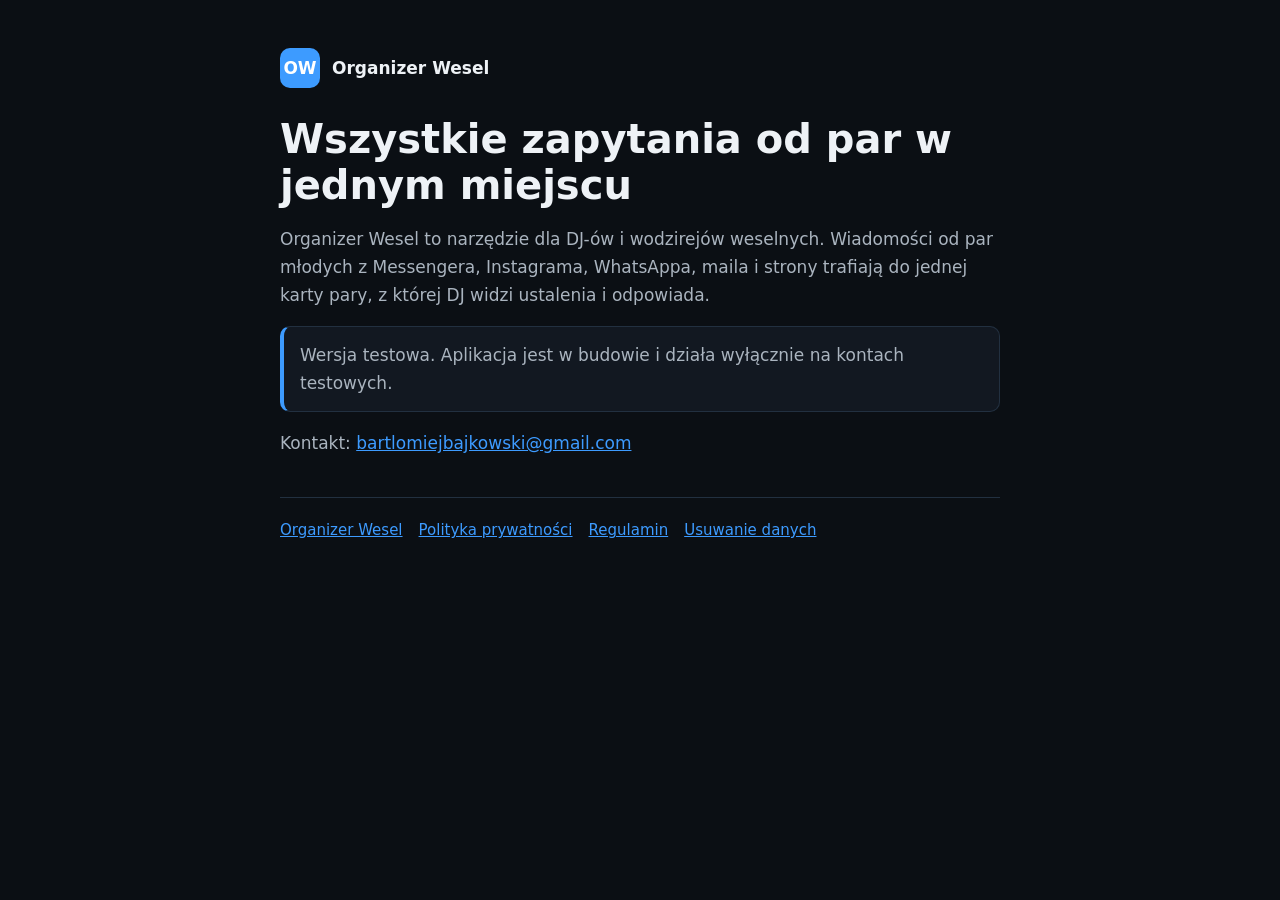
<file: index.html>
<!doctype html><html lang="pl"><head><meta charset="utf-8"><meta name="viewport" content="width=device-width,initial-scale=1"><link rel="stylesheet" href="styl.css"><title>Organizer Wesel</title><meta name="description" content="Jedno miejsce na zapytania od par młodych dla DJ-ów i wodzirejów."></head><body><main><header><div class="logo">OW</div><strong>Organizer Wesel</strong></header>
<h1>Wszystkie zapytania od par w jednym miejscu</h1>
<p>Organizer Wesel to narzędzie dla DJ-ów i wodzirejów weselnych. Wiadomości od par młodych z Messengera, Instagrama, WhatsAppa, maila i strony trafiają do jednej karty pary, z której DJ widzi ustalenia i odpowiada.</p>
<p class="note">Wersja testowa. Aplikacja jest w budowie i działa wyłącznie na kontach testowych.</p>
<p>Kontakt: <a href="mailto:bartlomiejbajkowski@gmail.com">bartlomiejbajkowski@gmail.com</a></p><nav><a href="index.html">Organizer Wesel</a><a href="polityka-prywatnosci.html">Polityka prywatności</a><a href="regulamin.html">Regulamin</a><a href="usuwanie-danych.html">Usuwanie danych</a></nav></main></body></html>
</file>
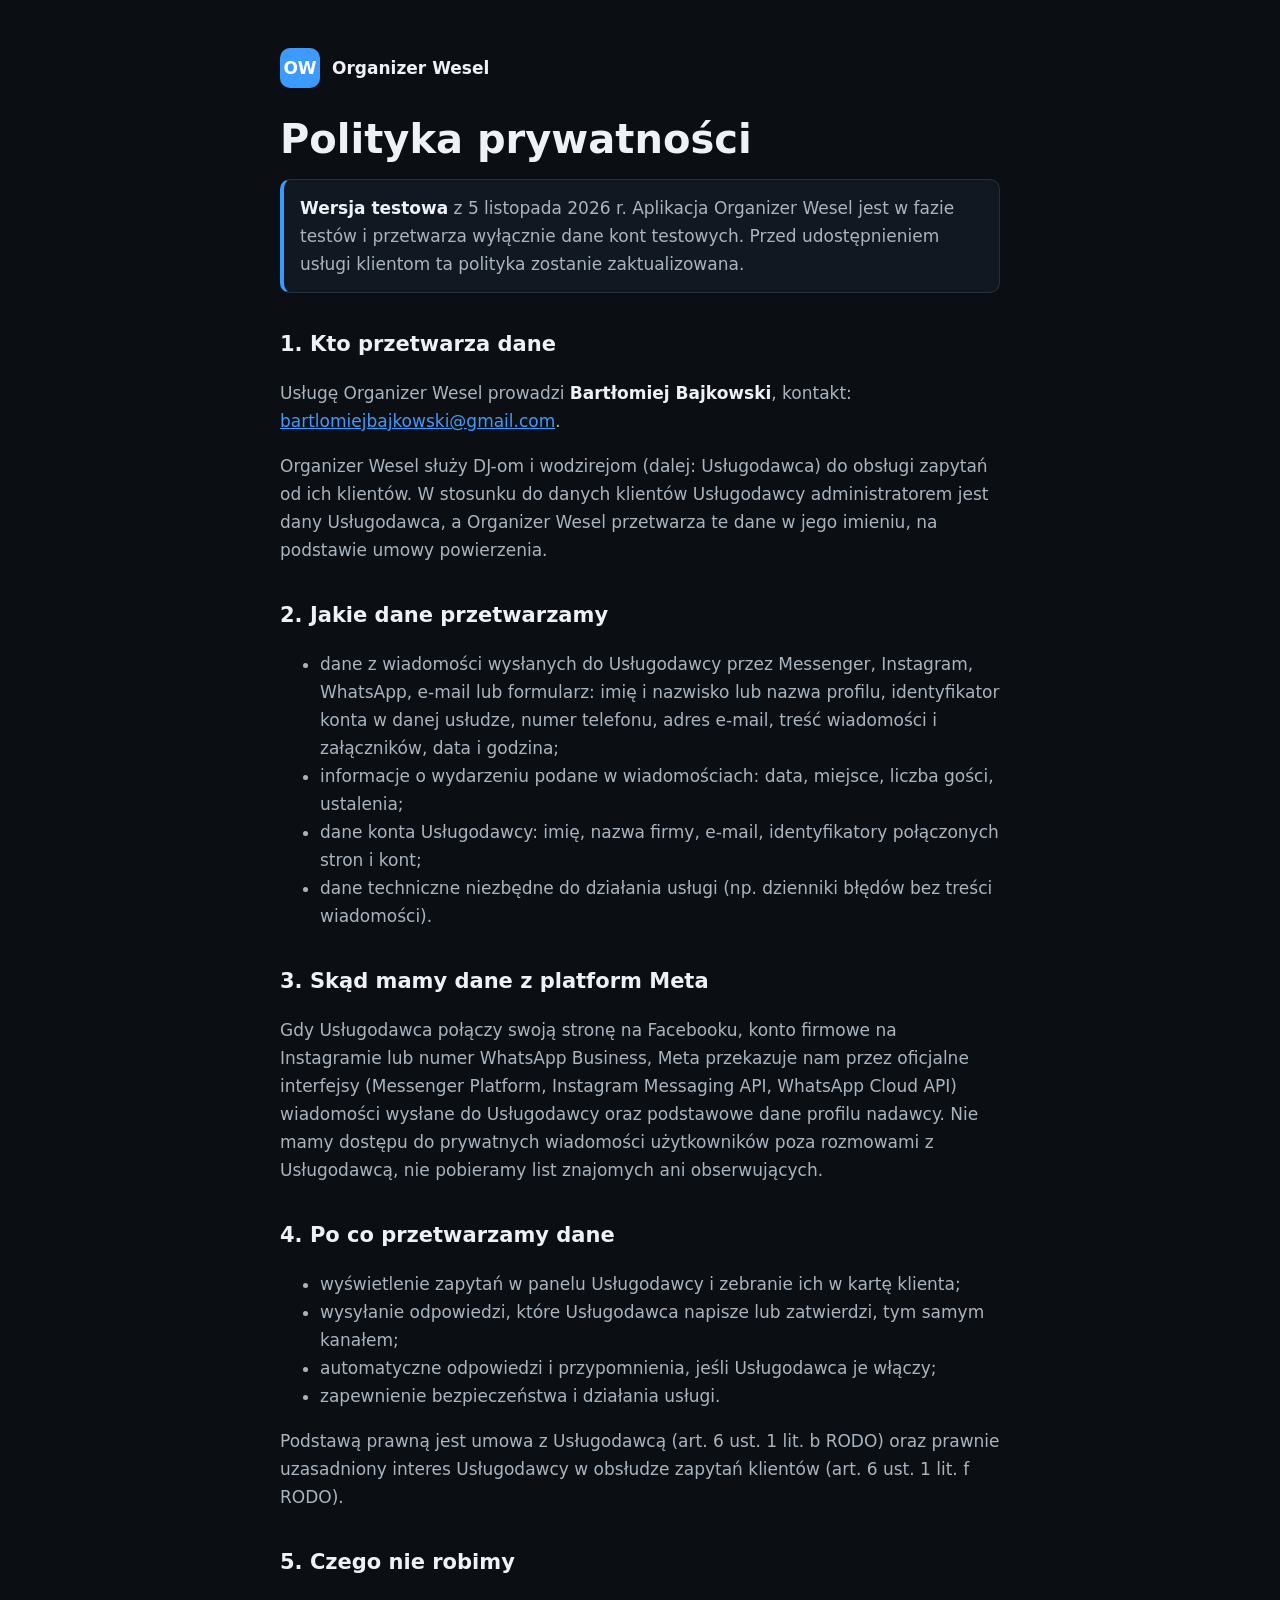
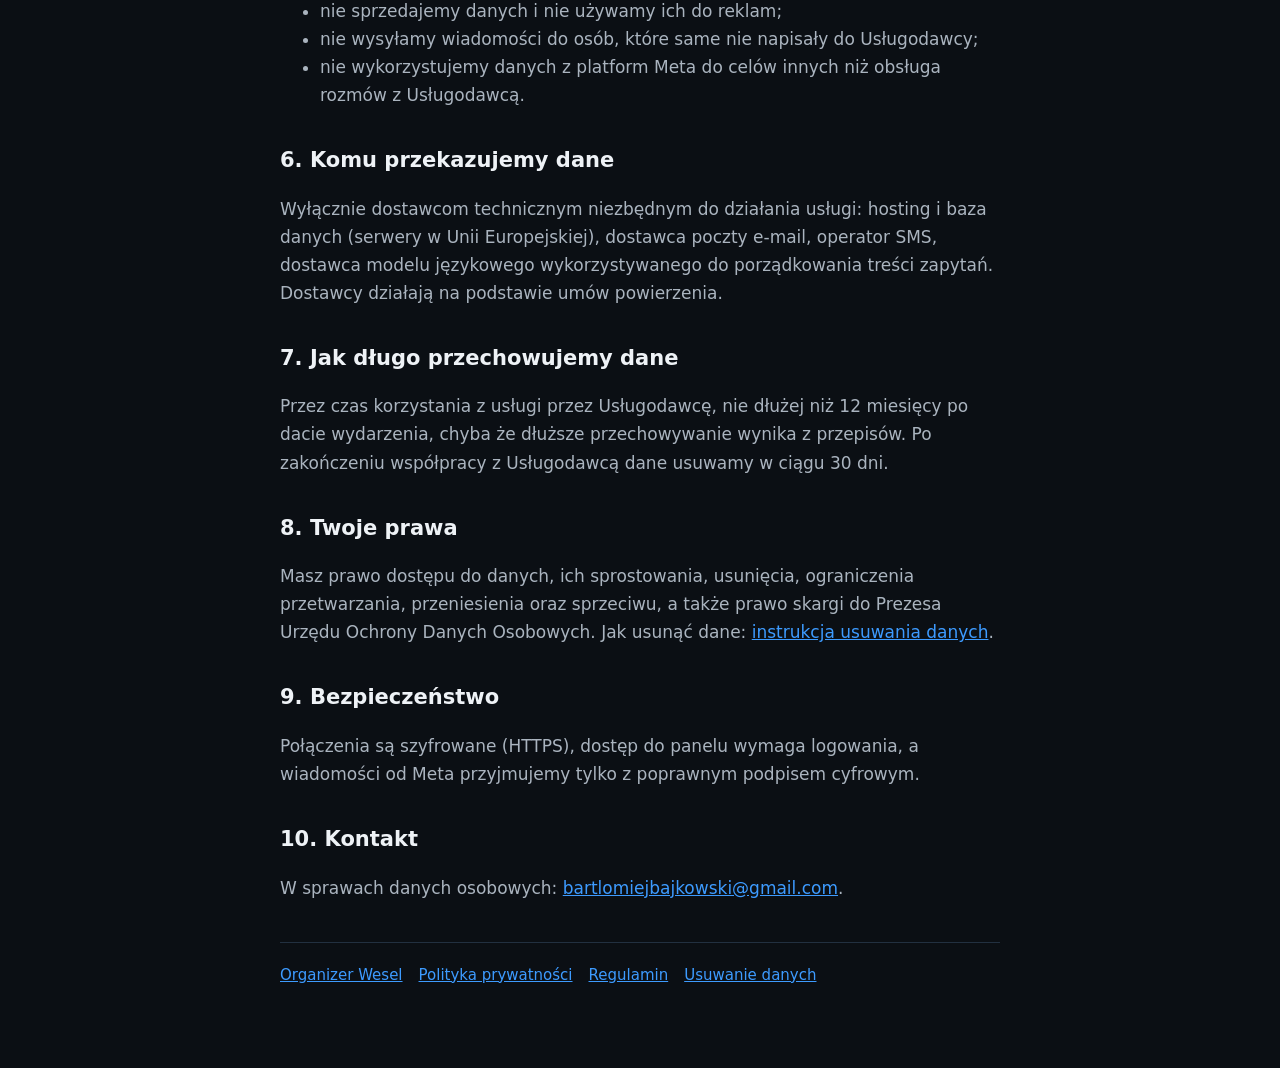
<file: polityka-prywatnosci.html>
<!doctype html><html lang="pl"><head><meta charset="utf-8"><meta name="viewport" content="width=device-width,initial-scale=1"><link rel="stylesheet" href="styl.css"><title>Polityka prywatności · Organizer Wesel</title></head><body><main><header><div class="logo">OW</div><strong>Organizer Wesel</strong></header>
<h1>Polityka prywatności</h1>
<p class="note"><strong>Wersja testowa</strong> z 5 listopada 2026 r. Aplikacja Organizer Wesel jest w fazie testów i przetwarza wyłącznie dane kont testowych. Przed udostępnieniem usługi klientom ta polityka zostanie zaktualizowana.</p>

<h2>1. Kto przetwarza dane</h2>
<p>Usługę Organizer Wesel prowadzi <strong>Bartłomiej Bajkowski</strong>, kontakt: <a href="mailto:bartlomiejbajkowski@gmail.com">bartlomiejbajkowski@gmail.com</a>.</p>
<p>Organizer Wesel służy DJ-om i wodzirejom (dalej: Usługodawca) do obsługi zapytań od ich klientów. W stosunku do danych klientów Usługodawcy administratorem jest dany Usługodawca, a Organizer Wesel przetwarza te dane w jego imieniu, na podstawie umowy powierzenia.</p>

<h2>2. Jakie dane przetwarzamy</h2>
<ul>
<li>dane z wiadomości wysłanych do Usługodawcy przez Messenger, Instagram, WhatsApp, e-mail lub formularz: imię i nazwisko lub nazwa profilu, identyfikator konta w danej usłudze, numer telefonu, adres e-mail, treść wiadomości i załączników, data i godzina;</li>
<li>informacje o wydarzeniu podane w wiadomościach: data, miejsce, liczba gości, ustalenia;</li>
<li>dane konta Usługodawcy: imię, nazwa firmy, e-mail, identyfikatory połączonych stron i kont;</li>
<li>dane techniczne niezbędne do działania usługi (np. dzienniki błędów bez treści wiadomości).</li>
</ul>

<h2>3. Skąd mamy dane z platform Meta</h2>
<p>Gdy Usługodawca połączy swoją stronę na Facebooku, konto firmowe na Instagramie lub numer WhatsApp Business, Meta przekazuje nam przez oficjalne interfejsy (Messenger Platform, Instagram Messaging API, WhatsApp Cloud API) wiadomości wysłane do Usługodawcy oraz podstawowe dane profilu nadawcy. Nie mamy dostępu do prywatnych wiadomości użytkowników poza rozmowami z Usługodawcą, nie pobieramy list znajomych ani obserwujących.</p>

<h2>4. Po co przetwarzamy dane</h2>
<ul>
<li>wyświetlenie zapytań w panelu Usługodawcy i zebranie ich w kartę klienta;</li>
<li>wysyłanie odpowiedzi, które Usługodawca napisze lub zatwierdzi, tym samym kanałem;</li>
<li>automatyczne odpowiedzi i przypomnienia, jeśli Usługodawca je włączy;</li>
<li>zapewnienie bezpieczeństwa i działania usługi.</li>
</ul>
<p>Podstawą prawną jest umowa z Usługodawcą (art. 6 ust. 1 lit. b RODO) oraz prawnie uzasadniony interes Usługodawcy w obsłudze zapytań klientów (art. 6 ust. 1 lit. f RODO).</p>

<h2>5. Czego nie robimy</h2>
<ul>
<li>nie sprzedajemy danych i nie używamy ich do reklam;</li>
<li>nie wysyłamy wiadomości do osób, które same nie napisały do Usługodawcy;</li>
<li>nie wykorzystujemy danych z platform Meta do celów innych niż obsługa rozmów z Usługodawcą.</li>
</ul>

<h2>6. Komu przekazujemy dane</h2>
<p>Wyłącznie dostawcom technicznym niezbędnym do działania usługi: hosting i baza danych (serwery w Unii Europejskiej), dostawca poczty e-mail, operator SMS, dostawca modelu językowego wykorzystywanego do porządkowania treści zapytań. Dostawcy działają na podstawie umów powierzenia.</p>

<h2>7. Jak długo przechowujemy dane</h2>
<p>Przez czas korzystania z usługi przez Usługodawcę, nie dłużej niż 12 miesięcy po dacie wydarzenia, chyba że dłuższe przechowywanie wynika z przepisów. Po zakończeniu współpracy z Usługodawcą dane usuwamy w ciągu 30 dni.</p>

<h2>8. Twoje prawa</h2>
<p>Masz prawo dostępu do danych, ich sprostowania, usunięcia, ograniczenia przetwarzania, przeniesienia oraz sprzeciwu, a także prawo skargi do Prezesa Urzędu Ochrony Danych Osobowych. Jak usunąć dane: <a href="usuwanie-danych.html">instrukcja usuwania danych</a>.</p>

<h2>9. Bezpieczeństwo</h2>
<p>Połączenia są szyfrowane (HTTPS), dostęp do panelu wymaga logowania, a wiadomości od Meta przyjmujemy tylko z poprawnym podpisem cyfrowym.</p>

<h2>10. Kontakt</h2>
<p>W sprawach danych osobowych: <a href="mailto:bartlomiejbajkowski@gmail.com">bartlomiejbajkowski@gmail.com</a>.</p>
<nav><a href="index.html">Organizer Wesel</a><a href="polityka-prywatnosci.html">Polityka prywatności</a><a href="regulamin.html">Regulamin</a><a href="usuwanie-danych.html">Usuwanie danych</a></nav></main></body></html>
</file>
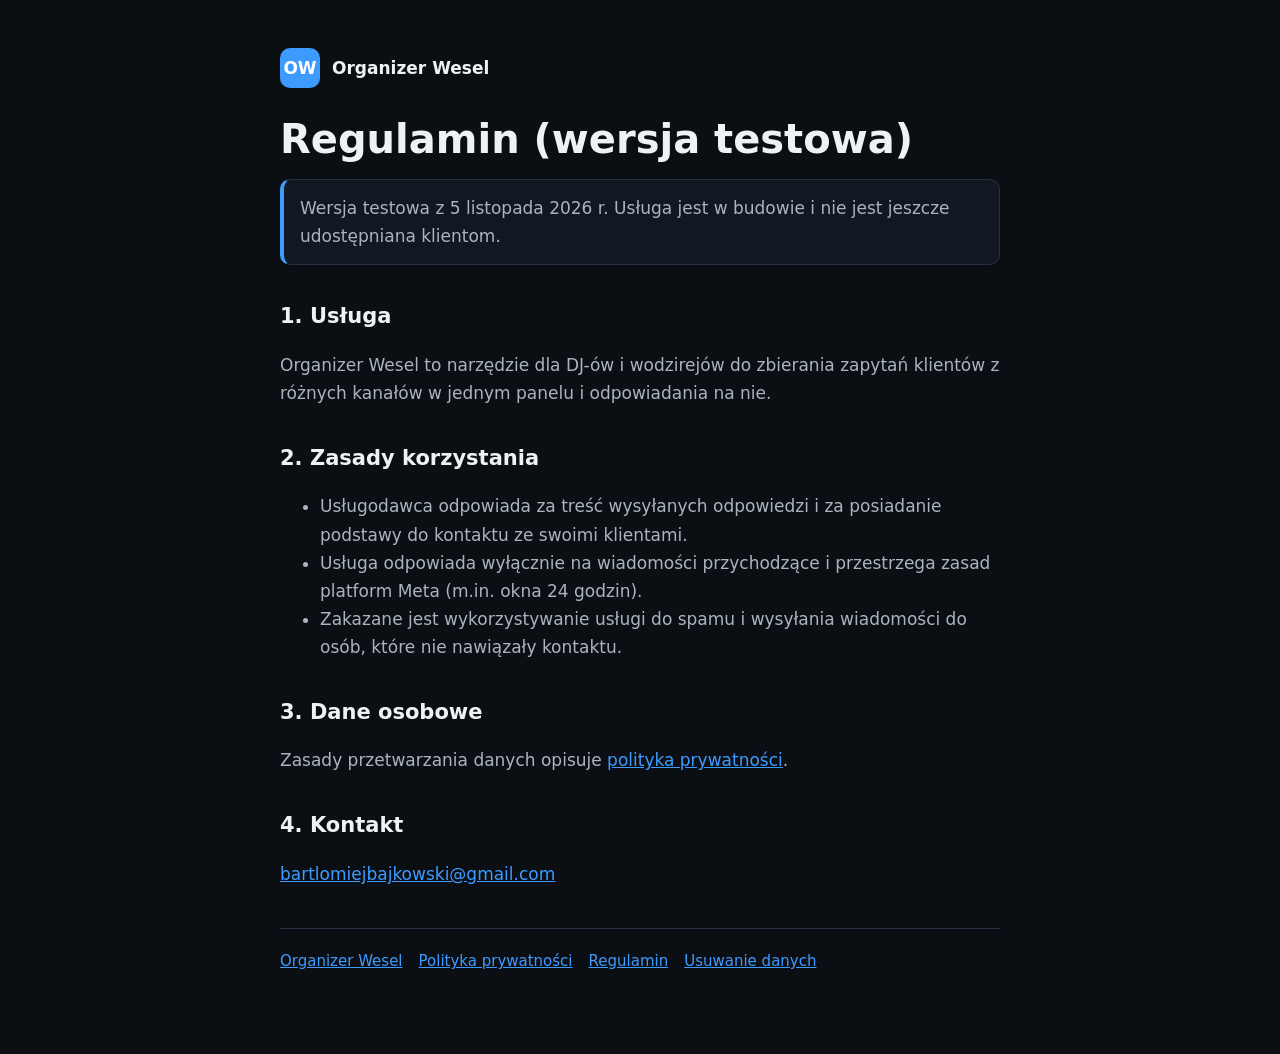
<file: regulamin.html>
<!doctype html><html lang="pl"><head><meta charset="utf-8"><meta name="viewport" content="width=device-width,initial-scale=1"><link rel="stylesheet" href="styl.css"><title>Regulamin · Organizer Wesel</title></head><body><main><header><div class="logo">OW</div><strong>Organizer Wesel</strong></header>
<h1>Regulamin (wersja testowa)</h1>
<p class="note">Wersja testowa z 5 listopada 2026 r. Usługa jest w budowie i nie jest jeszcze udostępniana klientom.</p>
<h2>1. Usługa</h2><p>Organizer Wesel to narzędzie dla DJ-ów i wodzirejów do zbierania zapytań klientów z różnych kanałów w jednym panelu i odpowiadania na nie.</p>
<h2>2. Zasady korzystania</h2><ul><li>Usługodawca odpowiada za treść wysyłanych odpowiedzi i za posiadanie podstawy do kontaktu ze swoimi klientami.</li><li>Usługa odpowiada wyłącznie na wiadomości przychodzące i przestrzega zasad platform Meta (m.in. okna 24 godzin).</li><li>Zakazane jest wykorzystywanie usługi do spamu i wysyłania wiadomości do osób, które nie nawiązały kontaktu.</li></ul>
<h2>3. Dane osobowe</h2><p>Zasady przetwarzania danych opisuje <a href="polityka-prywatnosci.html">polityka prywatności</a>.</p>
<h2>4. Kontakt</h2><p><a href="mailto:bartlomiejbajkowski@gmail.com">bartlomiejbajkowski@gmail.com</a></p>
<nav><a href="index.html">Organizer Wesel</a><a href="polityka-prywatnosci.html">Polityka prywatności</a><a href="regulamin.html">Regulamin</a><a href="usuwanie-danych.html">Usuwanie danych</a></nav></main></body></html>
</file>
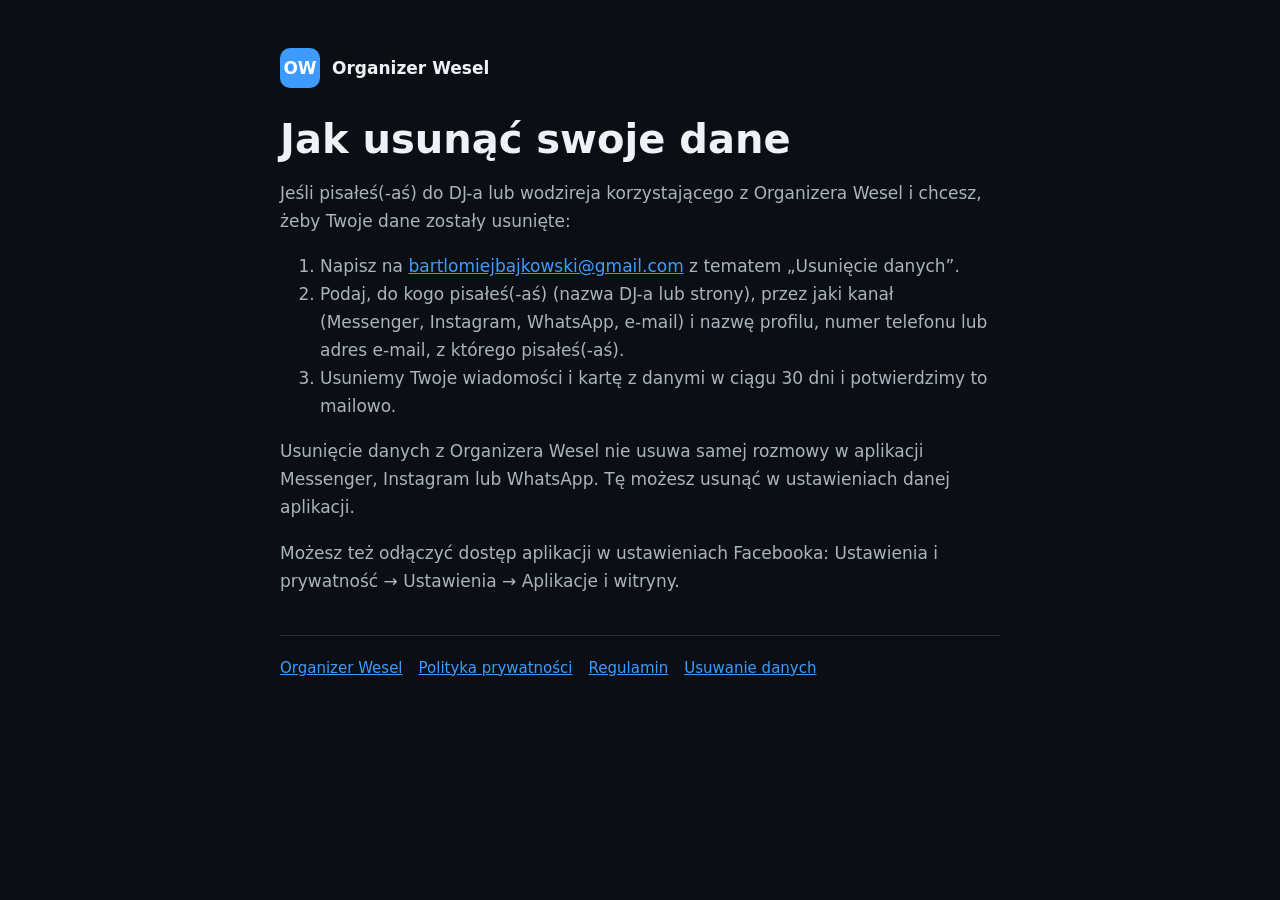
<file: usuwanie-danych.html>
<!doctype html><html lang="pl"><head><meta charset="utf-8"><meta name="viewport" content="width=device-width,initial-scale=1"><link rel="stylesheet" href="styl.css"><title>Usuwanie danych · Organizer Wesel</title></head><body><main><header><div class="logo">OW</div><strong>Organizer Wesel</strong></header>
<h1>Jak usunąć swoje dane</h1>
<p>Jeśli pisałeś(-aś) do DJ-a lub wodzireja korzystającego z Organizera Wesel i chcesz, żeby Twoje dane zostały usunięte:</p>
<ol>
<li>Napisz na <a href="mailto:bartlomiejbajkowski@gmail.com?subject=Usuni%C4%99cie%20danych">bartlomiejbajkowski@gmail.com</a> z tematem „Usunięcie danych”.</li>
<li>Podaj, do kogo pisałeś(-aś) (nazwa DJ-a lub strony), przez jaki kanał (Messenger, Instagram, WhatsApp, e-mail) i nazwę profilu, numer telefonu lub adres e-mail, z którego pisałeś(-aś).</li>
<li>Usuniemy Twoje wiadomości i kartę z danymi w ciągu 30 dni i potwierdzimy to mailowo.</li>
</ol>
<p>Usunięcie danych z Organizera Wesel nie usuwa samej rozmowy w aplikacji Messenger, Instagram lub WhatsApp. Tę możesz usunąć w ustawieniach danej aplikacji.</p>
<p>Możesz też odłączyć dostęp aplikacji w ustawieniach Facebooka: Ustawienia i prywatność → Ustawienia → Aplikacje i witryny.</p>
<nav><a href="index.html">Organizer Wesel</a><a href="polityka-prywatnosci.html">Polityka prywatności</a><a href="regulamin.html">Regulamin</a><a href="usuwanie-danych.html">Usuwanie danych</a></nav></main></body></html>
</file>
<file: styl.css>
:root{--bg:#0b0f14;--card:#121821;--ink:#eef2f6;--ink2:#aab4bf;--line:#223040;--acc:#3d9bff}
*{box-sizing:border-box}body{margin:0;background:var(--bg);color:var(--ink);font:17px/1.65 system-ui,-apple-system,"Segoe UI",Roboto,sans-serif}
main{max-width:760px;margin:0 auto;padding:48px 20px 80px}a{color:var(--acc)}
header{display:flex;align-items:center;gap:12px;margin-bottom:28px}.logo{width:40px;height:40px;border-radius:10px;background:var(--acc);display:grid;place-items:center;font-weight:800;color:#fff}
h1{font-size:clamp(28px,5vw,40px);line-height:1.15;margin:0 0 8px}h2{font-size:21px;margin:34px 0 8px}p,li{color:var(--ink2)}strong{color:var(--ink)}
.note{padding:14px 16px;border:1px solid var(--line);border-left:4px solid var(--acc);border-radius:10px;background:var(--card)}
nav{display:flex;flex-wrap:wrap;gap:16px;margin-top:40px;padding-top:20px;border-top:1px solid var(--line);font-size:15px}
</file>
